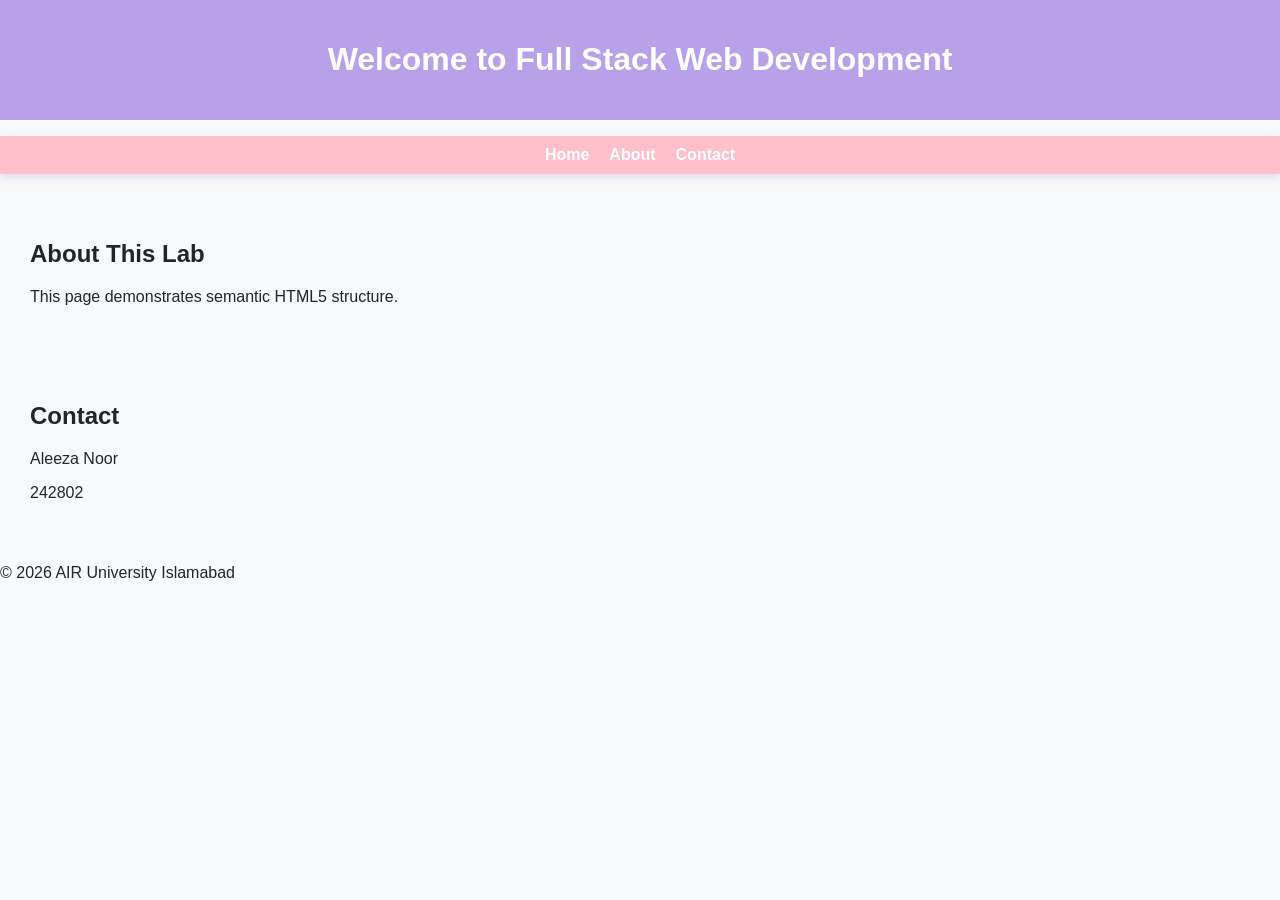
<file: index.html>
<!DOCTYPE html>
<html lang="en">

<head>
    <meta charset="UTF-8">
    <meta name="viewport" content="width=device-width, initial-scale=1.0">
    <title>My First HTML5 Page</title>
    <link rel="stylesheet" href="style.css">
</head>

<body>

    <header>
        <h1>Welcome to Full Stack Web Development</h1>
    </header>

    <nav>
        <ul>
            <li><a href="#home">Home</a></li>
            <li><a href="#about">About</a></li>
            <li><a href="#contact">Contact</a></li>
        </ul>
    </nav>

    <section id="about">
        <h2>About This Lab</h2>
        <p>This page demonstrates semantic HTML5 structure.</p>
    </section>

    <section id="contact">
        <h2>Contact</h2>
        <p>Aleeza Noor</p>
        <p>242802</p>
    </section>

    <footer>
        <p>&copy; 2026 AIR University Islamabad</p>
    </footer>

</body>

</html>
</file>
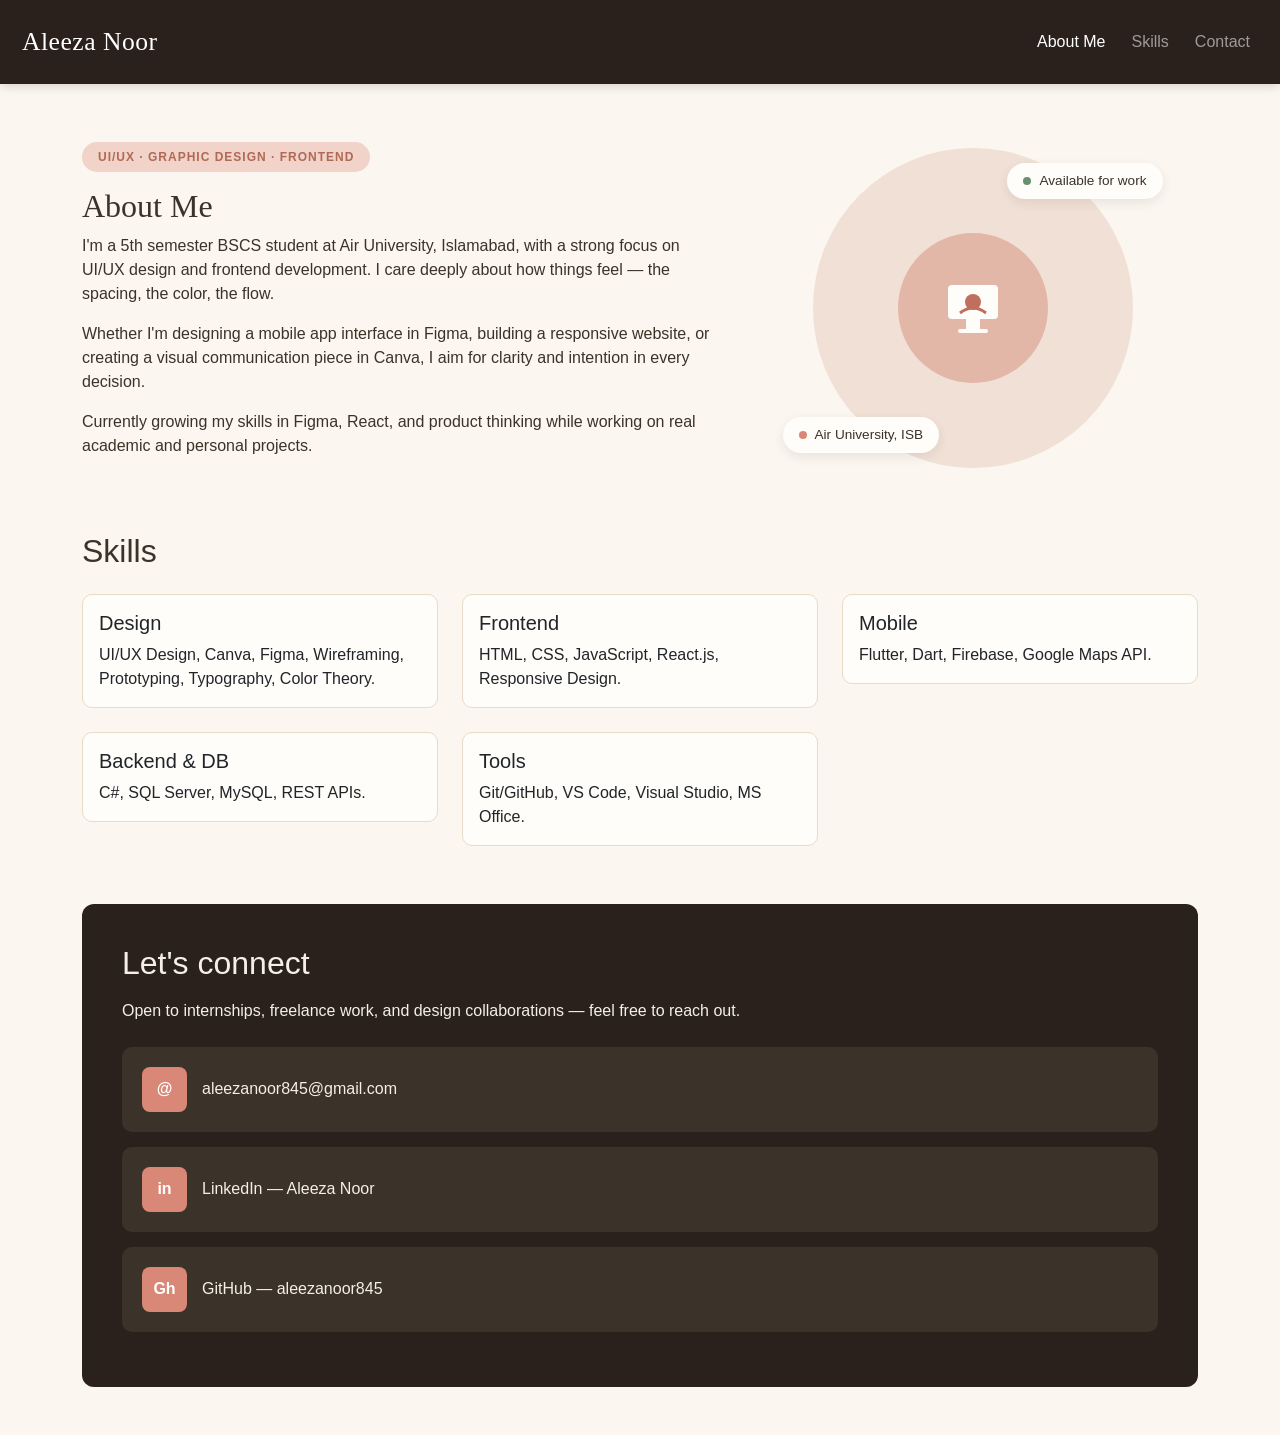
<file: bootstrap-demo.html>
<!DOCTYPE html>
<html lang="en">

<head>
    <meta charset="UTF-8">
    <meta name="viewport" content="width=device-width, initial-scale=1.0">
    <title>Aleeza Noor - Portfolio</title>
    <link href="https://cdn.jsdelivr.net/npm/bootstrap@5.3.3/dist/css/bootstrap.min.css" rel="stylesheet">

   <style>
    body {
        background-color: #FBF6EF;
        color: #3B3229;
        font-family: 'Segoe UI', Arial, sans-serif;
    }

    .navbar.bg-dark {
        background-color: #2A211D !important;
        padding: 18px 10px;
        box-shadow: 0 2px 10px rgba(0,0,0,0.15);
    }

    .navbar-brand {
        font-family: Georgia, 'Times New Roman', serif;
        font-size: 1.6rem;
        letter-spacing: 0.5px;
    }

    .nav-link {
        font-weight: 500;
        margin-left: 10px;
    }

    .section-heading {
        font-family: Georgia, 'Times New Roman', serif;
        margin-bottom: 8px;
    }

    .section-subtext {
        color: #7A6F63;
        margin-bottom: 30px;
    }

    .card {
        background-color: #FFFDF9;
        border: 1px solid #E8DCC8;
        border-radius: 10px;
        transition: transform 0.15s ease;
    }

    .card:hover {
        transform: translateY(-4px);
    }

    .btn-primary {
        background-color: #D98878;
        border-color: #D98878;
    }

    .btn-primary:hover {
        background-color: #C06F5E;
        border-color: #C06F5E;
    }

    .btn-outline-success {
        color: #6B8F71;
        border-color: #6B8F71;
    }

    .btn-outline-success:hover {
        background-color: #6B8F71;
        border-color: #6B8F71;
        color: white;
    }

    .dark-panel {
        background-color: #2A211D;
        color: #F5EFE6;
        border-radius: 12px;
        padding: 40px;
    }

    .dark-panel a {
        color: #F5EFE6;
        text-decoration: none;
    }

    .contact-box {
        background-color: #3B3229;
        border-radius: 10px;
        padding: 20px;
        margin-bottom: 15px;
        display: flex;
        align-items: center;
        gap: 15px;
    }

    .contact-icon {
        background-color: #D98878;
        width: 45px;
        height: 45px;
        border-radius: 8px;
        display: flex;
        align-items: center;
        justify-content: center;
        font-weight: bold;
        color: white;
    }

    section, .container {
        padding-top: 10px;
    }
</style>
</head>

<body>
<nav class="navbar navbar-expand-lg navbar-dark bg-dark">
    <div class="container-fluid">
        <a class="navbar-brand" href="#">Aleeza Noor</a>
        <button class="navbar-toggler" type="button" data-bs-toggle="collapse" data-bs-target="#navbarNav">
            <span class="navbar-toggler-icon"></span>
        </button>
        <div class="collapse navbar-collapse" id="navbarNav">
            <ul class="navbar-nav ms-auto">
                <li class="nav-item"><a class="nav-link active" href="#about">About Me</a></li>
                <li class="nav-item"><a class="nav-link" href="#skills">Skills</a></li>
                <li class="nav-item"><a class="nav-link" href="#contact">Contact</a></li>
            </ul>
        </div>
    </div>
</nav>


<style>
    .hero-circle-wrap {
        position: relative;
        width: 320px;
        height: 320px;
        margin: 0 auto;
    }

    .hero-circle-outer {
        width: 320px;
        height: 320px;
        border-radius: 50%;
        background-color: #F1E0D6;
    }

    .hero-circle-inner {
        position: absolute;
        top: 50%;
        left: 50%;
        transform: translate(-50%, -50%);
        width: 150px;
        height: 150px;
        border-radius: 50%;
        background-color: #E3B7A8;
        display: flex;
        align-items: center;
        justify-content: center;
    }

    .hero-badge {
        position: absolute;
        background-color: #FFFDF9;
        border-radius: 30px;
        padding: 8px 16px;
        font-size: 0.85rem;
        box-shadow: 0 4px 12px rgba(0,0,0,0.08);
        display: flex;
        align-items: center;
        gap: 8px;
        white-space: nowrap;
    }

    .hero-badge .dot {
        width: 8px;
        height: 8px;
        border-radius: 50%;
    }

    .badge-top {
        top: 15px;
        right: -30px;
    }

    .badge-bottom {
        bottom: 15px;
        left: -30px;
    }

    .pill-tag {
        display: inline-block;
        background-color: #F1D3C9;
        color: #B06954;
        font-weight: 600;
        font-size: 0.75rem;
        letter-spacing: 1px;
        padding: 6px 16px;
        border-radius: 30px;
        margin-bottom: 15px;
    }
</style>

<div class="container mt-5" id="about">
    <div class="row align-items-center">
        <div class="col-md-7">
            <span class="pill-tag">UI/UX &middot; GRAPHIC DESIGN &middot; FRONTEND</span>
            <h2 class="section-heading">About Me</h2>
            <p>
                I'm a 5th semester BSCS student at Air University, Islamabad, with a strong
                focus on UI/UX design and frontend development. I care deeply about how things
                feel — the spacing, the color, the flow.
            </p>
            <p>
                Whether I'm designing a mobile app interface in Figma, building a responsive
                website, or creating a visual communication piece in Canva, I aim for clarity
                and intention in every decision.
            </p>
            <p>
                Currently growing my skills in Figma, React, and product thinking while
                working on real academic and personal projects.
            </p>
        </div>

        <div class="col-md-5 mt-5 mt-md-0">
            <div class="hero-circle-wrap">
                <div class="hero-circle-outer"></div>
                <div class="hero-circle-inner">
                    <svg width="70" height="70" viewBox="0 0 70 70" xmlns="http://www.w3.org/2000/svg">
                        <rect x="10" y="12" width="50" height="34" rx="4" fill="#FFFDF9"/>
                        <circle cx="35" cy="29" r="8" fill="#C06F5E"/>
                        <path d="M22 40 Q35 30 48 40" stroke="#C06F5E" stroke-width="3" fill="none"/>
                        <rect x="28" y="46" width="14" height="10" fill="#FFFDF9"/>
                        <rect x="20" y="56" width="30" height="4" rx="2" fill="#FFFDF9"/>
                    </svg>
                </div>
                <div class="hero-badge badge-top">
                    <span class="dot" style="background-color:#6B8F71;"></span>
                    Available for work
                </div>
                <div class="hero-badge badge-bottom">
                    <span class="dot" style="background-color:#D98878;"></span>
                    Air University, ISB
                </div>
            </div>
        </div>
    </div>
</div>
<div class="container mt-5" id="skills">
    <h2 class="mb-4">Skills</h2>
    <div class="row">
        <div class="col-md-4">
            <div class="card">
                <div class="card-body">
                    <h5 class="card-title">Design</h5>
                    <p class="card-text">UI/UX Design, Canva, Figma, Wireframing, Prototyping, Typography, Color Theory.</p>
                </div>
            </div>
        </div>
        <div class="col-md-4">
            <div class="card">
                <div class="card-body">
                    <h5 class="card-title">Frontend</h5>
                    <p class="card-text">HTML, CSS, JavaScript, React.js, Responsive Design.</p>
                </div>
            </div>
        </div>
        <div class="col-md-4">
            <div class="card">
                <div class="card-body">
                    <h5 class="card-title">Mobile</h5>
                    <p class="card-text">Flutter, Dart, Firebase, Google Maps API.</p>
                </div>
            </div>
        </div>
        <div class="col-md-4 mt-4">
            <div class="card">
                <div class="card-body">
                    <h5 class="card-title">Backend & DB</h5>
                    <p class="card-text">C#, SQL Server, MySQL, REST APIs.</p>
                </div>
            </div>
        </div>
        <div class="col-md-4 mt-4">
            <div class="card">
                <div class="card-body">
                    <h5 class="card-title">Tools</h5>
                    <p class="card-text">Git/GitHub, VS Code, Visual Studio, MS Office.</p>
                </div>
            </div>
        </div>
    </div>
</div>

<div class="container mt-5 mb-5" id="contact">
    <div class="dark-panel">
        <h2 class="mb-3">Let's connect</h2>
        <p class="mb-4">Open to internships, freelance work, and design collaborations — feel free to reach out.</p>

        <div class="contact-box">
            <div class="contact-icon">@</div>
            <a href="mailto:aleezanoor845@gmail.com">aleezanoor845@gmail.com</a>
        </div>

        <div class="contact-box">
            <div class="contact-icon">in</div>
            <a href="#">LinkedIn — Aleeza Noor</a>
        </div>

        <div class="contact-box">
            <div class="contact-icon">Gh</div>
            <a href="https://github.com/aleezanoor845" target="_blank">GitHub — aleezanoor845</a>
        </div>
    </div>
</div>

<script src="https://cdn.jsdelivr.net/npm/bootstrap@5.3.3/dist/js/bootstrap.bundle.min.js"></script>
</body>
</html>
</file>
<file: style.css>
body {
    font-family: Arial, sans-serif;
    margin: 0;
    background-color: #f8f9fa;
    color: #212529;
}

header {
    background-color: #B8A1E8;
    color: white;
    padding: 20px;
    text-align: center;
}

nav ul {
    list-style: none;
    display: flex;
    justify-content: center;
    gap: 20px;
    background-color:pink;
    padding: 10px;
    box-shadow: 0 3px 8px rgba(184, 161, 232, 0.4);
}

nav ul li a {
    color: white;
    text-decoration: none;
    font-weight: bold;
}

section {
    padding: 30px;
}
</file>
